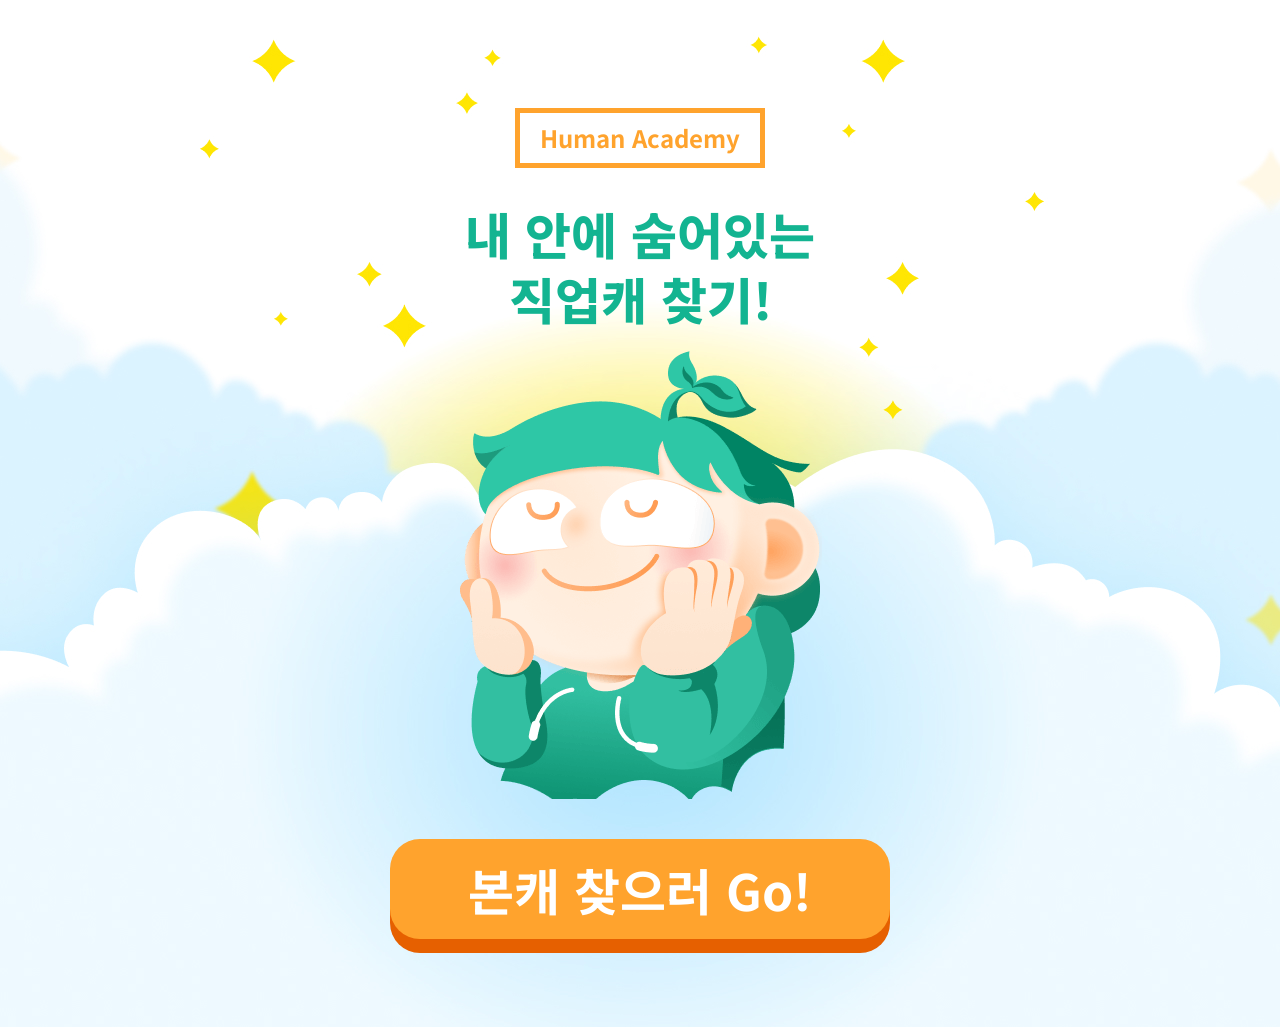
<file: index.html>
<!doctype html>
<html lang="ko">
  <head>
    <meta charset="UTF-8" />
    <meta name="viewport" content="width=device-width, initial-scale=1.0" />
    <!-- Google Fonts (Noto Sans KR 추천) -->
    <link
      href="https://fonts.googleapis.com/css2?family=Noto+Sans+KR&display=swap"
      rel="stylesheet"
    />
    <link rel="stylesheet" href="./css/common.css">
    <title>Document</title>
  </head>
  <body>
    <h2 class="page-subtitle">
      Human Academy
    </h2>
    <h1 class="page-title">
      내 안에 숨어있는 <br>
      직업캐 찾기!      
    </h1>
    <img src="./images/main_character.png" alt="캐릭터" class="character">
    <a href="./question.html" class="btn btn-orange">
      본캐 찾으러 Go!
    </a>
  </body>
</html>
</file>
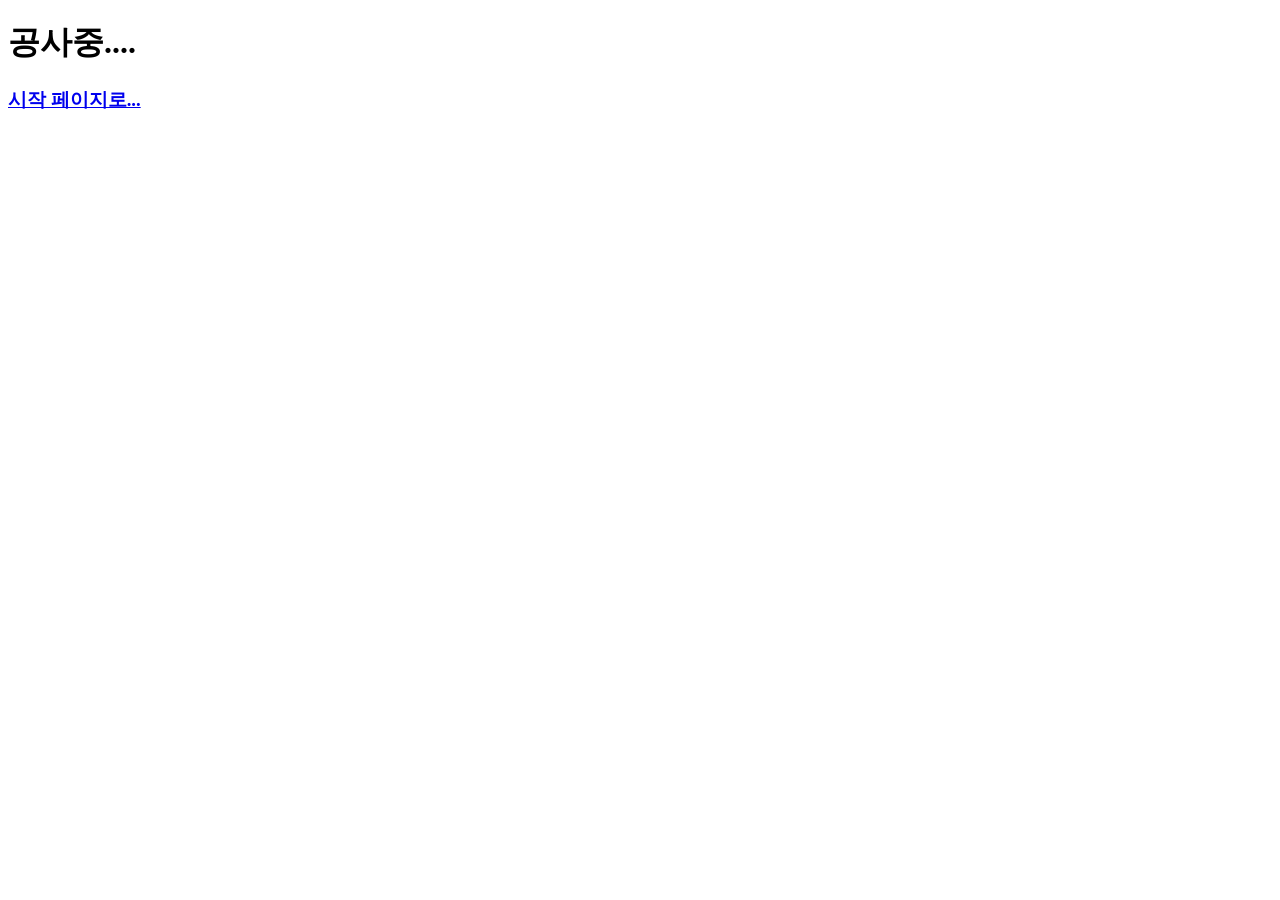
<file: lecture.html>
<!DOCTYPE html>
<html lang="ko">
<head>
  <meta charset="UTF-8">
  <meta name="viewport" content="width=device-width, initial-scale=1.0">
  <title>Document</title>
</head>
<body>
  <h1>공사중....</h1>
  <h3><a href="./index.html">시작 페이지로...</a></h3>  
</body>
</html>
</file>
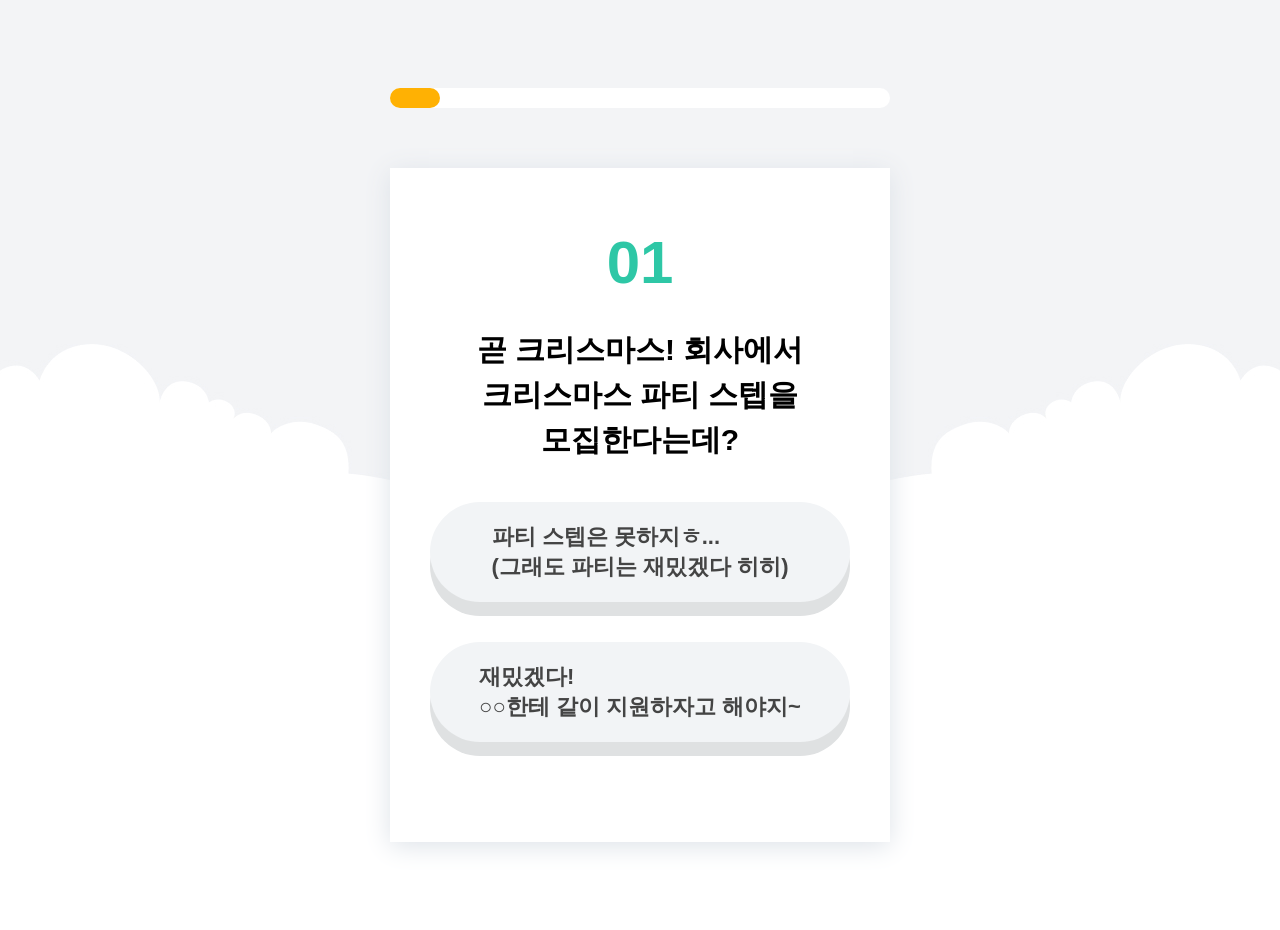
<file: question.html>
<!DOCTYPE html>
<html lang="ko">
<head>
  <meta charset="UTF-8">
  <meta name="viewport" content="width=device-width, initial-scale=1.0">
  <link rel="stylesheet" href="./css/common.css"> 
  <link rel="stylesheet" href="./css/question.css"> 
  <script type="module" defer src="./js/question.js"></script>
  <title>Document</title>
</head>
<body>
  <div class="progress">
    <div class="value"></div>
  </div>
  <div class="question-box">
    <div class="number">여기에 번호들어감.</div>
    <div class="question">곧 크리스마스! 회사에서 크리스마스 파티 스텝을 모집한다는데?</div>
    <div class="btn btn-gray choice choice1">파티 스텝은 못하지ㅎ</div>
    <div class="btn btn-gray choice choice2">재밌겠다!</div>
  </div>
</body>
</html>
</file>
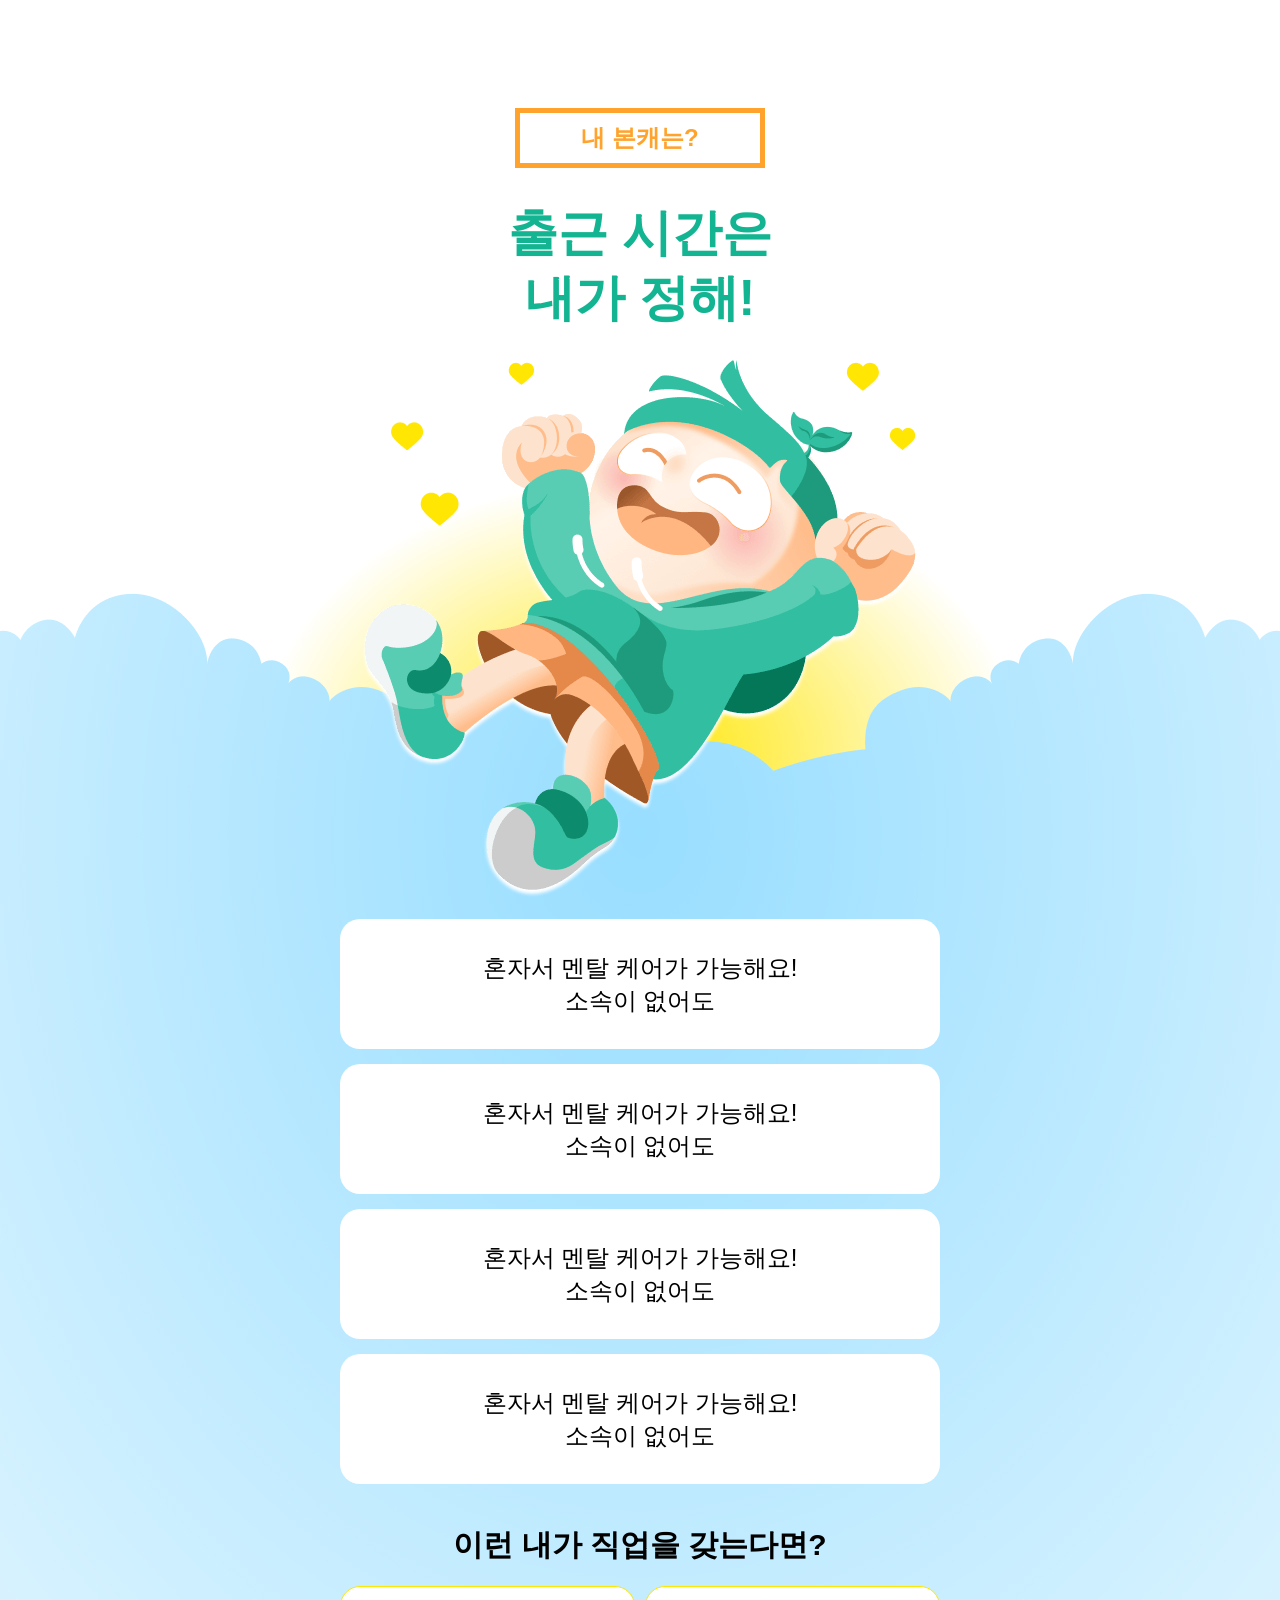
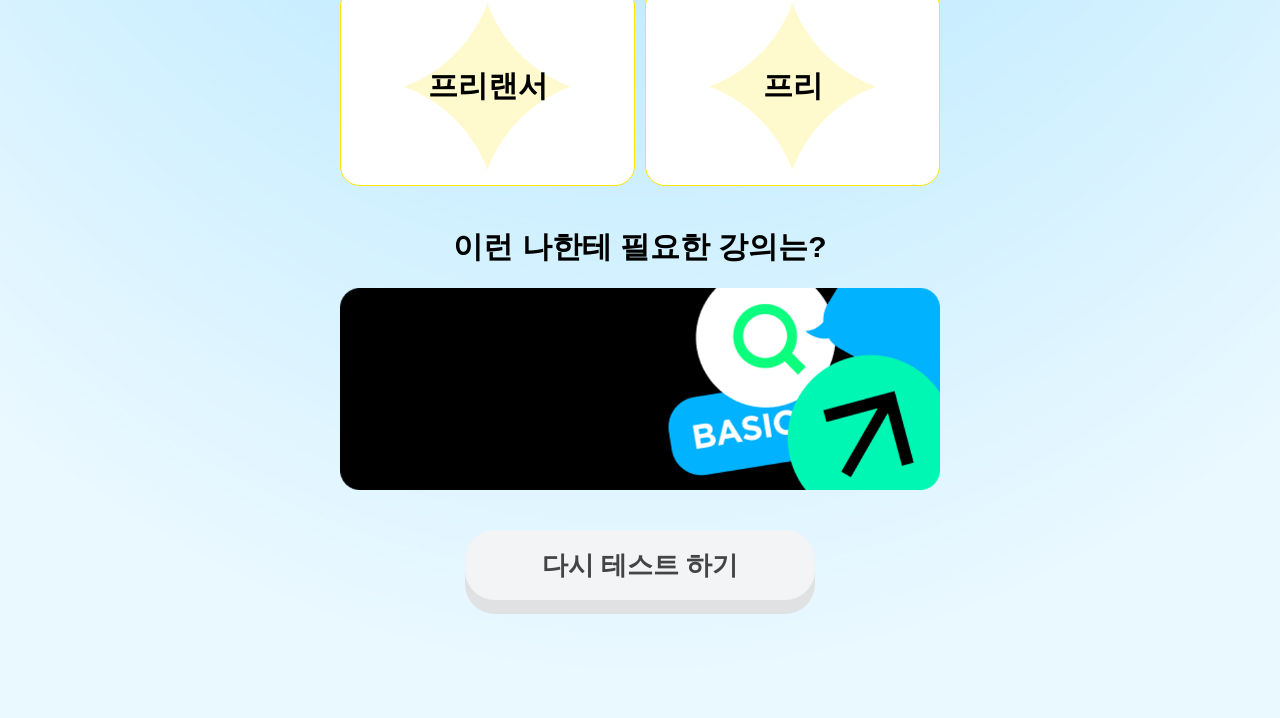
<file: results.html>
<!DOCTYPE html>
<html lang="ko">
<head>
  <meta charset="UTF-8">
  <meta name="viewport" content="width=device-width, initial-scale=1.0">
  <link rel="stylesheet" href="./css/common.css">
  <link rel="stylesheet" href="./css/results.css">
  <script type="module" defer src="./js/results.js"></script>
  <title>Document</title>
</head>
<body>
  <h2 class="page-subtitle">내 본캐는?</h2>
  <h1 class="page-title">
    출근 시간은<br>내가 정해!
  </h1>
  <img src="./images/result_character1.png" alt="캐릭터" class="character">
  <div class="result">
    <div class="box">혼자서 멘탈 케어가 가능해요!<br>소속이 없어도</div>
    <div class="box">혼자서 멘탈 케어가 가능해요!<br>소속이 없어도</div>
    <div class="box">혼자서 멘탈 케어가 가능해요!<br>소속이 없어도</div>
    <div class="box">혼자서 멘탈 케어가 가능해요!<br>소속이 없어도</div>
  </div>
  <div class="result">
    <h3>이런 내가 직업을 갖는다면?</h3>
    <div class="jobs">
      <div class="job">프리랜서</div>
      <div class="job">프리</div>
    </div>
  </div>
  <div class="result">
    <h3>이런 나한테 필요한 강의는?</h3>
    <a href="" target="_blank" class="lecture">
      <img src="./images/result_lecture1.png" alt="강의">
    </a>
  </div>
  <a href="/" class="btn btn-gray btn-small">
    다시 테스트 하기
  </a>
</body>
</html>
</file>
<file: css/common.css>
body {
  font-family: 'Noto Sans KR', sans-serif;
  background-image: url('../images/main_bg.jpg');
  background-position: top center;
  background-repeat: no-repeat;
  padding-top: 80px;
  padding-bottom: 80px;
  /* 한글 단어 줄바꿈 */
  word-break: keep-all;
}

img {
    display: block;
}

/* 메인 캐릭터 */
.character {
  width: 100%;
  max-width: 364px;
  margin-left: auto;
  margin-right: auto;
  margin-bottom: 40px;
}

.page-title {
  font-size: 50px;
  font-weight: 800;
  line-height: 1.3;
  color: #13b491;
  text-align: center;
  margin-bottom: 20px;
}
.page-subtitle {
  width: 240px;
  height: 50px;
  border: 5px solid #ffa32d;
  font-size: 24px;
  font-weight: 700;
  color: #ffa32d;
  display: flex;  
  justify-content: center;
  align-items: center;
  margin-left: auto;
  margin-right: auto;
  margin-bottom: 20px;
}

.btn {
  max-width: 500px;
  height: 100px;
  font-size: 50px;
  font-weight: 700;
  border-radius: 30px;
  text-decoration: none;
  cursor: pointer;
  display: flex;
  align-items: center;
  justify-content: center;
  margin-left: auto;
  margin-right: auto;
  transition: 0.1s;
}

.btn-orange {
  background-color: #ffa32d;
  color: #fff;
  box-shadow: 0 14px 0 #E66000;
}

/* 버튼에 눌림효과 주기 */
.btn-orange:active {
  box-shadow: 0 4px 0 #E66000;
}

.btn-green {
  background-color: #32bfa1;
  color: #fff;
  box-shadow: 0 14px 0 #299a82;
}

/* 버튼에 눌림효과 주기 */
.btn-green:active {
  box-shadow: 0 4px 0 #299a82;
}

.btn-gray {
  background-color: #f2f4f6;
  color: #444;
  box-shadow: 0 14px 0 #dfe1e2;
}

/* 버튼에 눌림효과 주기 */
.btn-gray:active {
  box-shadow: 0 4px 0 #dfe1e2;
}

.btn-small {
  max-width: 350px;
  height: 70px;
  font-size: 26px;
  margin-bottom: 30px;
}
</file>
<file: css/question.css>
body {
  background-image: url('../images/questions_bg.jpg');
  background-position: top center;
  background-repeat: no-repeat;
}

.progress {
  max-width: 500px;
  height: 20px;
  background-color: #fff;
  border-radius: 10px;
  margin-left: auto;
  margin-right: auto;
  margin-bottom: 60px;
}
.progress .value {
  /* 질문 수 만큼 부모크기의 상대 길이를 갖도록 */
  width: 10%;
  height: 20px;
  background-color: #ffb103;
  border-radius: 10px;
  transition: 0.2s;
}

.question-box {
  max-width: 420px;
  background-color: #fff;
  padding-top: 60px;
  padding-bottom: 60px;
  padding-left: 40px;
  padding-right: 40px;
  margin-left: auto;
  margin-right: auto;
  box-shadow: 0 4px 25px #dde2e8;
}

.question-box .number {
  font-size: 60px;
  font-weight: 900;
  color: #2ec7a6;
  margin-bottom: 30px;
  text-align: center;
}
.question-box .question {
  font-size: 30px;
  font-weight: 700;
  line-height: 1.5;
  text-align: center;
  margin-bottom: 40px;
}

.question-box .choice {
  font-size: 22px;
  border-radius: 120px;
  margin-bottom: 40px;
}
</file>
<file: css/results.css>
body{
  background-color: #eaf8ff;
  background-image: url("../images/result_bg.jpg");
  background-position: top center;
  background-repeat: no-repeat;
}
.character{
  width: 100%;
  max-width: 600px;
  margin-left: auto;
  margin-right: auto;
  margin-bottom: 20px;
}
.result{
  max-width: 600px;
  margin-left: auto;
  margin-right: auto;
}
.result .box{
  min-height: 70px;
  background-color: #ffffff;
  margin-bottom: 15px;
  border-radius: 20px;
  display: flex;
  align-items: center;
  justify-content: center;
  font-size: 24px;
  font-weight: 500;
  line-height: 1.4;
  text-align: center;
  padding-top: 30px;
  padding-bottom: 30px;
  padding-left: 10px;
  padding-right: 10px;
}
.result h3{
  font-size: 30px;
  font-weight: 700;
  line-height: 1.4;
  text-align: center;
  margin-top: 40px;
  margin-bottom: 20px;
}
.result .jobs{
  height: 200px;
  /* 요소의 자식 요소는 수평정렬됨. */
  display: flex;
  gap: 10px;
}

.result .job{
  flex: 1;
  background-color: #ffffff;
  background-image: url("../images/result_star.png");
  background-position: center center;
  background-repeat: no-repeat;
  display: flex;
  justify-content: center;
  align-items: center;
  font-size: 30px;
  font-weight: 700;
  line-height: 1.4;
  text-align: center;
  border: 1px solid #ffe603;
  border-radius: 20px;
}
.result .lecture img{
  margin-bottom: 40px;
  width: 100%;
}
</file>
